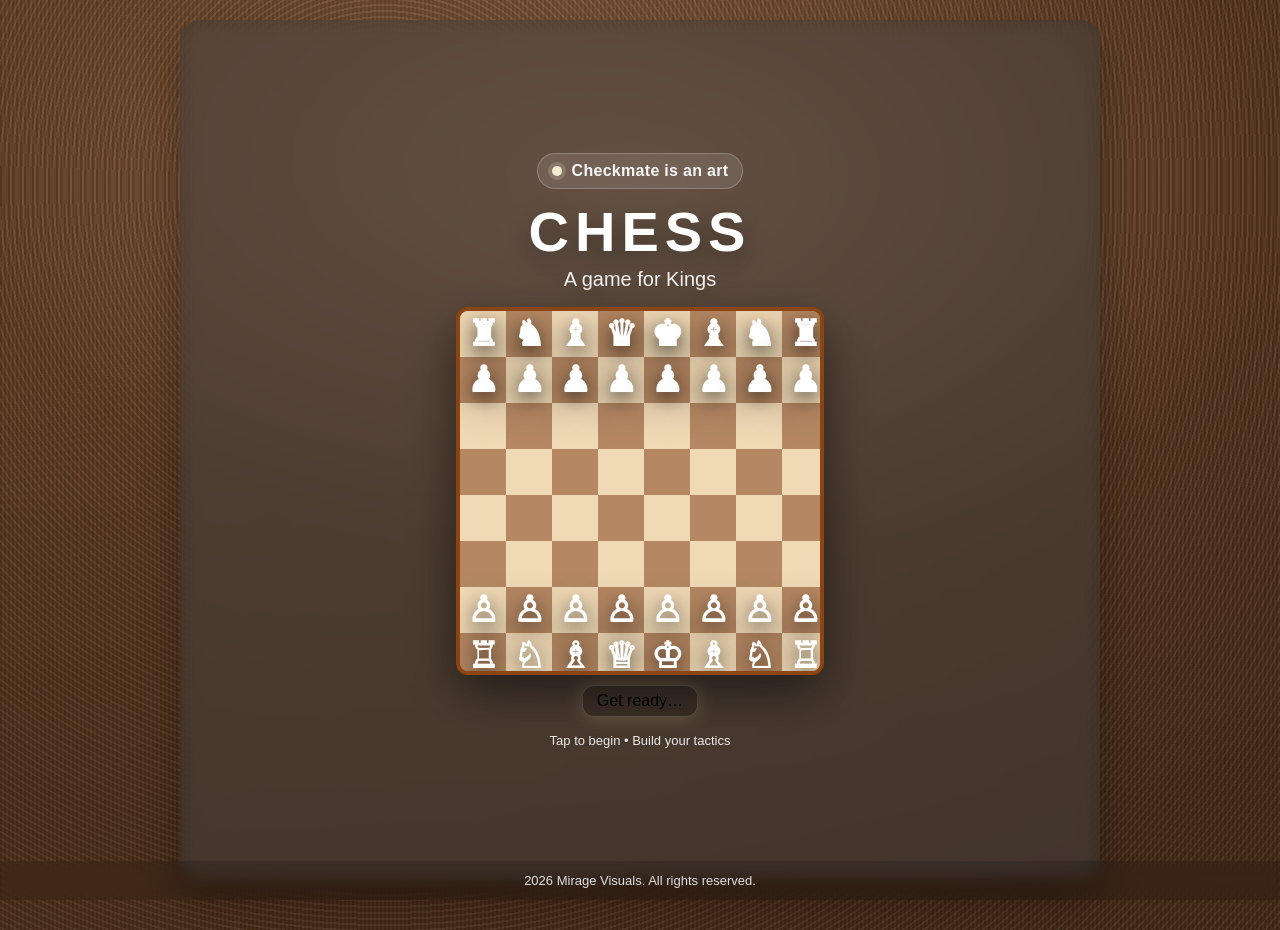
<file: index.html>
<!DOCTYPE html>
<html lang="en">
<head>
  <meta charset="UTF-8">
  <meta name="viewport" content="width=device-width, initial-scale=1.0">
  <title>Chess Game</title>
  <link rel="stylesheet" href="styles.css">
</head>
<body>
<div id="intro-wrap" aria-label="Chess intro">
    <div id="game-container">
      <div id="intro-overlay" class="intro-overlay">
        <div class="intro-badge" aria-hidden="true">
          <span class="intro-badge-dot"></span>
          <span>Checkmate is an art</span>
        </div>

        <h1 class="intro-title">CHESS</h1>
        <p class="intro-subtitle">A game for Kings</p>

        <div id="intro-chessboard" class="intro-chessboard" aria-hidden="true"></div>

        <div class="intro-cta" aria-hidden="true">
          <span class="intro-cta-glow">Get ready…</span>
        </div>

        <div class="intro-bottom-hint" aria-hidden="true">
          Tap to begin • Build your tactics
        </div>
      </div>
    </div>
  </div>


  <footer class="app-footer">2026 Mirage Visuals. All rights reserved.</footer>

  <script src="chess.js"></script>
  <script src="intro.js"></script>
</body>
</html>
</file>
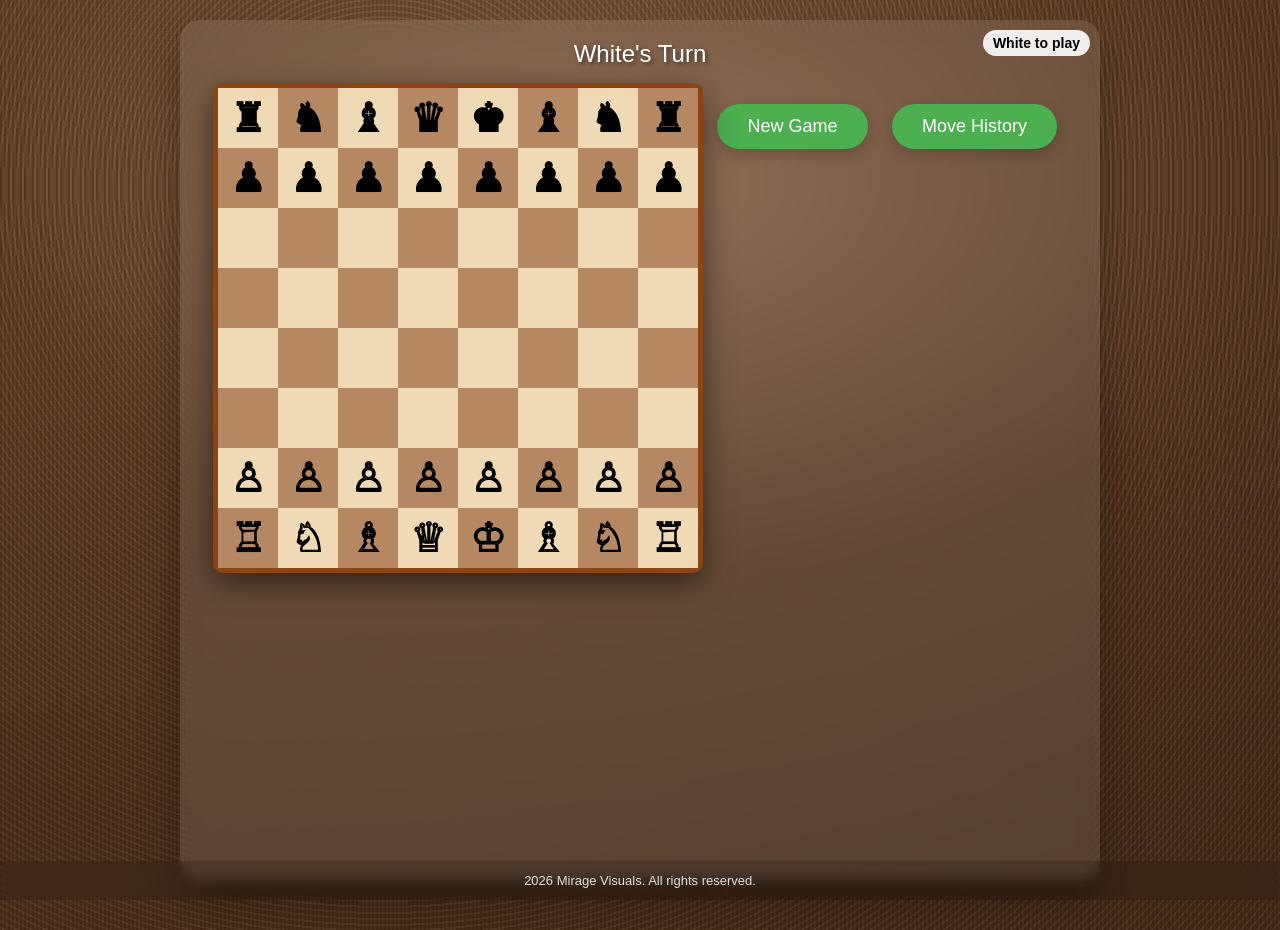
<file: main-game.html>
<!DOCTYPE html>
<html lang="en">
<head>
  <meta charset="UTF-8">
  <meta name="viewport" content="width=device-width, initial-scale=1.0">
  <title>Chess Game</title>
  <link rel="stylesheet" href="styles.css">
</head>
<body>
  <div id="game-container">
    <div id="status">White's Turn</div>
    <div id="turn-indicator" class="turn-indicator">White to play</div>
    <div id="board-wrap" style="position: relative; display: inline-block;">


      <div id="chessboard"></div>




      <!-- Board-wide announcement overlay (check / checkmate / stalemate) -->
      <div id="game-announcement" class="game-announcement" aria-live="polite" aria-atomic="true" hidden>
        <div id="game-announcement-text" class="game-announcement-text"></div>
      </div>


    </div>



    <button id="reset-btn">New Game</button>



    <button id="history-toggle">Move History</button>
    <div id="move-history" style="display: none;"></div>
  </div>

  <script src="chess.js"></script>
  <script src="ai.js"></script>
  <script src="main-game.js"></script>




  <footer class="app-footer">2026 Mirage Visuals. All rights reserved.</footer>


</body>
</html>
</file>
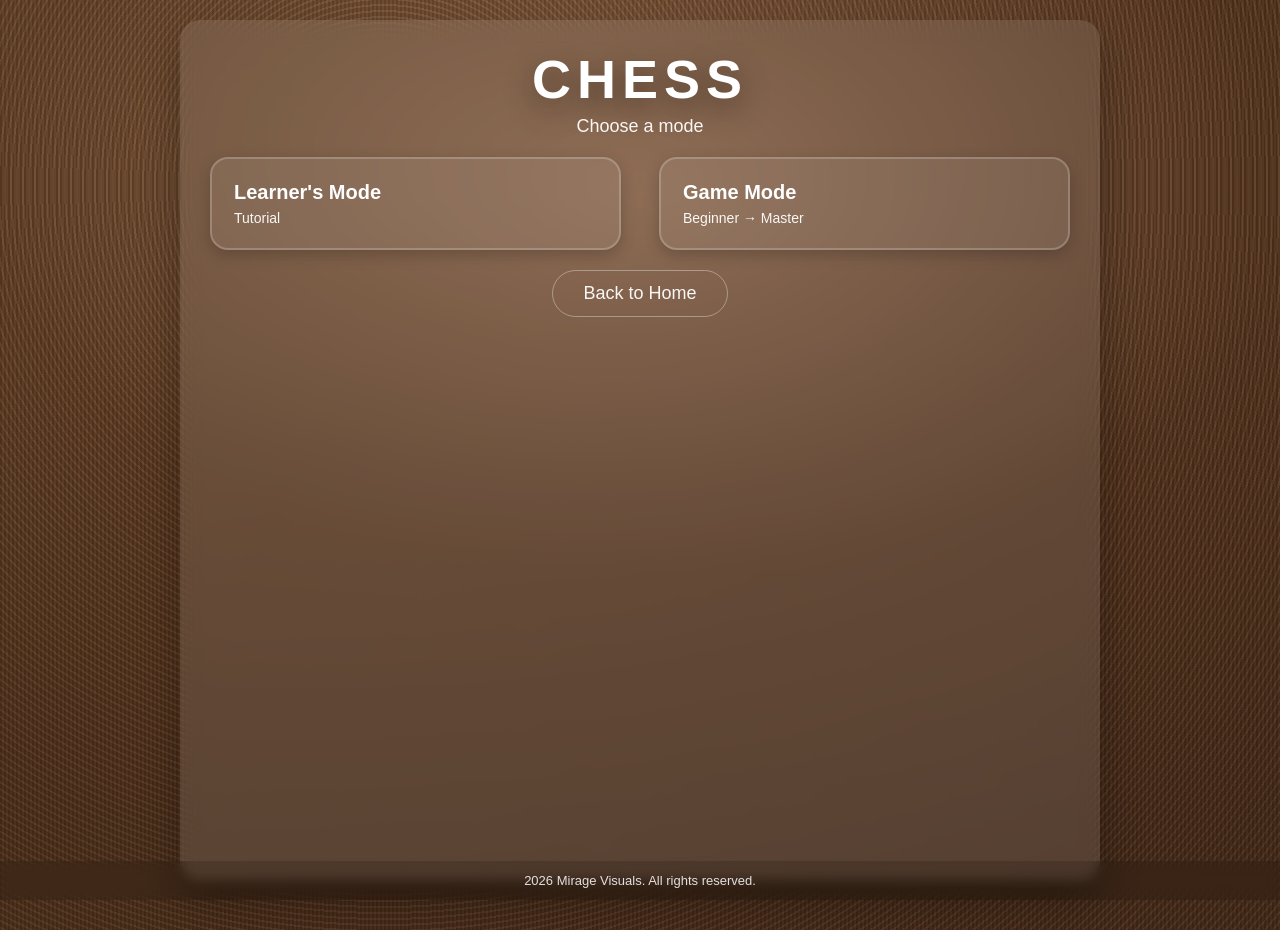
<file: modes.html>
<!DOCTYPE html>
<html lang="en">
<head>
  <meta charset="UTF-8">
  <meta name="viewport" content="width=device-width, initial-scale=1.0">
  <title>Chess - Modes</title>
  <link rel="stylesheet" href="styles.css">
</head>
<body>
  <div id="game-container" class="modes-container">
    <h1 class="modes-title">CHESS</h1>
    <p class="modes-subtitle">Choose a mode</p>

    <div class="modes-grid">
      <button id="learner-btn" class="mode-card" type="button">
        <div class="mode-card-title">Learner&apos;s Mode</div>
        <div class="mode-card-desc">Tutorial</div>
      </button>

      <button id="game-btn" class="mode-card" type="button">
        <div class="mode-card-title">Game Mode</div>
        <div class="mode-card-desc">Beginner → Master</div>
      </button>
    </div>

    <div id="learner-panel" class="panel" hidden>
      <div class="panel-header">Learner&apos;s Mode</div>
      <div class="panel-subtext">Pick an option:</div>
      <div class="panel-actions">
        <button id="tutorial-btn" class="primary-btn" type="button">Tutorial</button>
        <button id="lets-play-btn" class="ghost-btn" type="button">Let’s Play</button>
      </div>

      <div id="learner-tutorial" class="panel-message" aria-live="polite" hidden>
        <h4 style="margin-bottom: 8px;">Advanced Tutorial (Let’s Play)</h4>
        <div style="text-align: left; font-size: 14px; line-height: 1.45;">
          <ul style="padding-left: 18px; margin-top: 6px;">
            <li><b>Anatomy of the board & pieces</b> — files, ranks, and how to read square coordinates.</li>
            <li><b>Special roles & maneuvers</b> — check, checkmate, castling (if/when your rules allow), promotion.</li>
            <li><b>Objective</b> — win by giving checkmate; avoid stalemate.</li>
            <li><b>Phase-based strategy</b> — opening principles, central control, and early king safety.</li>
            <li><b>Common patterns & puzzles</b> — forks, pins, skewers, and mate threats to look for.</li>
          </ul>
        </div>
      </div>

      <div id="learner-message" class="panel-message" role="status" aria-live="polite"></div>
    </div>


    <div id="game-panel" class="panel" hidden>
      <div class="panel-header">Game Mode</div>

      <div class="panel-section">
        <div class="panel-subtext">Select level:</div>
        <div class="level-grid">
          <button class="level-btn" data-level="beginner" type="button">Beginner</button>
          <button class="level-btn" data-level="intermediate" type="button">Intermediate</button>
          <button class="level-btn" data-level="master" type="button">Master</button>
        </div>
      </div>

      <div class="panel-section">
        <div class="panel-subtext">Select match type:</div>
        <div class="match-grid">
          <button class="match-btn" data-match="pvp" type="button">Player vs Player</button>
          <button class="match-btn" data-match="pvai" type="button">Player vs AI</button>
        </div>
      </div>

      <div class="panel-actions">
        <button id="start-game-btn" class="primary-btn" type="button" disabled>Start</button>
      </div>

      <div id="game-message" class="panel-message" role="status" aria-live="polite"></div>
    </div>

    <div class="panel-footer">
      <button id="back-btn" class="ghost-btn" type="button">Back to Home</button>
    </div>
  </div>

  <footer class="app-footer">2026 Mirage Visuals. All rights reserved.</footer>

  <script src="modes.js"></script>
</body>
</html>
</file>
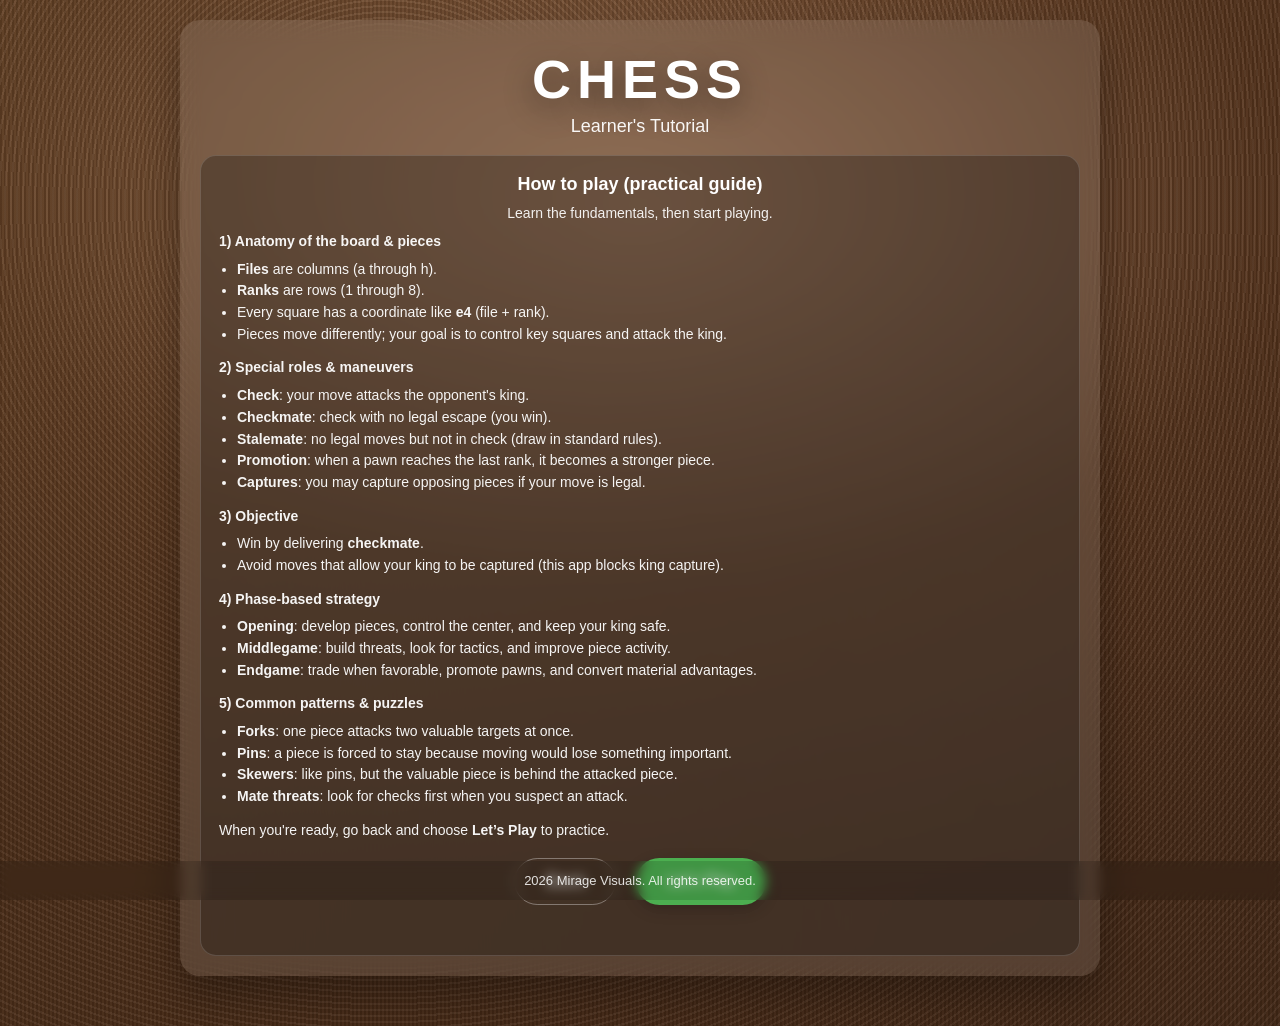
<file: tutorial.html>
<!DOCTYPE html>
<html lang="en">
<head>
  <meta charset="UTF-8">
  <meta name="viewport" content="width=device-width, initial-scale=1.0">
  <title>Chess - Tutorial</title>
  <link rel="stylesheet" href="styles.css">
</head>
<body>
  <div id="game-container" class="modes-container">
    <h1 class="modes-title">CHESS</h1>
    <p class="modes-subtitle">Learner&apos;s Tutorial</p>

    <div class="panel" style="max-width: 900px; margin: 0 auto;">
      <div class="panel-header">How to play (practical guide)</div>
      <div class="panel-subtext">Learn the fundamentals, then start playing.</div>

      <div style="text-align: left; color: rgba(255,255,255,0.95); line-height: 1.55; font-size: 14px;">
        <h4 style="margin: 10px 0 6px;">1) Anatomy of the board & pieces</h4>
        <ul style="padding-left: 18px; margin-bottom: 12px;">
          <li><b>Files</b> are columns (a through h).</li>
          <li><b>Ranks</b> are rows (1 through 8).</li>
          <li>Every square has a coordinate like <b>e4</b> (file + rank).</li>
          <li>Pieces move differently; your goal is to control key squares and attack the king.</li>
        </ul>

        <h4 style="margin: 10px 0 6px;">2) Special roles & maneuvers</h4>
        <ul style="padding-left: 18px; margin-bottom: 12px;">
          <li><b>Check</b>: your move attacks the opponent&apos;s king.</li>
          <li><b>Checkmate</b>: check with no legal escape (you win).</li>
          <li><b>Stalemate</b>: no legal moves but not in check (draw in standard rules).</li>
          <li><b>Promotion</b>: when a pawn reaches the last rank, it becomes a stronger piece.</li>
          <li><b>Captures</b>: you may capture opposing pieces if your move is legal.</li>
        </ul>

        <h4 style="margin: 10px 0 6px;">3) Objective</h4>
        <ul style="padding-left: 18px; margin-bottom: 12px;">
          <li>Win by delivering <b>checkmate</b>.</li>
          <li>Avoid moves that allow your king to be captured (this app blocks king capture).</li>
        </ul>

        <h4 style="margin: 10px 0 6px;">4) Phase-based strategy</h4>
        <ul style="padding-left: 18px; margin-bottom: 12px;">
          <li><b>Opening</b>: develop pieces, control the center, and keep your king safe.</li>
          <li><b>Middlegame</b>: build threats, look for tactics, and improve piece activity.</li>
          <li><b>Endgame</b>: trade when favorable, promote pawns, and convert material advantages.</li>
        </ul>

        <h4 style="margin: 10px 0 6px;">5) Common patterns & puzzles</h4>
        <ul style="padding-left: 18px; margin-bottom: 12px;">
          <li><b>Forks</b>: one piece attacks two valuable targets at once.</li>
          <li><b>Pins</b>: a piece is forced to stay because moving would lose something important.</li>
          <li><b>Skewers</b>: like pins, but the valuable piece is behind the attacked piece.</li>
          <li><b>Mate threats</b>: look for checks first when you suspect an attack.</li>
        </ul>

        <div class="panel-message" style="margin-top: 10px;">
          When you&apos;re ready, go back and choose <b>Let’s Play</b> to practice.
        </div>
      </div>

      <div class="panel-actions" style="margin-top: 16px;">
        <button id="back-to-modes-btn" class="ghost-btn" type="button">Back</button>
        <button id="start-lets-play-btn" class="primary-btn" type="button">Let’s Play</button>
      </div>

      <div id="tutorial-message" class="panel-message" role="status" aria-live="polite"></div>
    </div>


  </div>

  <footer class="app-footer">2026 Mirage Visuals. All rights reserved.</footer>

  <script>
    const backBtn = document.getElementById('back-to-modes-btn');
    const startBtn = document.getElementById('start-lets-play-btn');
    const msgEl = document.getElementById('tutorial-message');

    backBtn.addEventListener('click', () => {
      window.location.href = 'modes.html';
    });

    startBtn.addEventListener('click', () => {
      const params = new URLSearchParams({ level: 'lets-play', match: 'tutorial' });
      window.location.href = `main-game.html?${params.toString()}`;
    });

    msgEl.textContent = '';
  </script>
</body>
</html>
</file>
<file: styles.css>
* {
  margin: 0;
  padding: 0;
  box-sizing: border-box;
}

body {
  font-family: 'Segoe UI', Tahoma, Geneva, Verdana, sans-serif;
  /* Wood-like textured background */
  background:
    /* vignette */
    radial-gradient(1200px 700px at 50% 20%, rgba(255,255,255,0.10), rgba(0,0,0,0.25) 55%, rgba(0,0,0,0.35) 100%),
    /* wood rings / grain */
    repeating-radial-gradient(circle at 30% 20%, rgba(255,255,255,0.07) 0 2px, rgba(0,0,0,0.08) 2px 6px),
    repeating-linear-gradient(90deg, rgba(0,0,0,0.10) 0 2px, rgba(255,255,255,0.04) 2px 4px),
    /* base */
    linear-gradient(135deg, #8a5a33 0%, #7a4a28 35%, #6a3f22 100%);

  display: flex;
  flex-direction: column;
  align-items: center;

  min-height: 100vh;
  padding: 20px;
}

/* Ensure a fixed footer never overlaps page content */
body {
  padding-bottom: 50px;
}


/* Intro overlay */
#intro-wrap {
  width: 100%;
  display: flex;
  justify-content: center;
}

/* Make the landing intro content sit centered within the viewport */
#intro-wrap {
  width: 100%;
}

#game-container {
  position: relative;
  width: min(920px, 100%);
  display: flex;
  justify-content: center;
  align-items: center;
  min-height: calc(100vh - 40px);
}


.intro-overlay {
  position: absolute;
  inset: 0;
  display: flex;
  flex-direction: column;
  justify-content: center;
  align-items: center;
  z-index: 50;
  background: rgba(0, 0, 0, 0.35);
  backdrop-filter: blur(10px);
  border-radius: 20px;
  gap: 10px;
}

.intro-badge {
  display: inline-flex;
  align-items: center;
  gap: 10px;
  padding: 8px 14px;
  border-radius: 999px;
  background: rgba(255,255,255,0.10);
  border: 1px solid rgba(255,255,255,0.22);
  color: rgba(255,255,255,0.95);
  font-weight: 700;
  letter-spacing: 0.3px;
}

.intro-badge-dot {
  width: 10px;
  height: 10px;
  border-radius: 50%;
  background: #f5edd2;
  box-shadow: 0 0 0 4px rgba(245, 237, 210, 0.18);
}

.intro-cta-glow {
  display: inline-block;
  padding: 6px 14px;
  border-radius: 12px;
  background: rgba(0,0,0,0.18);
  border: 1px solid rgba(255,255,255,0.18);
  box-shadow: 0 0 20px rgba(244, 222, 158, 0.25);
}

.intro-bottom-hint {
  margin-top: 6px;
  font-size: 13px;
  color: rgba(255,255,255,0.9);
  text-align: center;
}



.intro-title {
  color: #fff;
  font-size: 56px;
  letter-spacing: 6px;
  text-shadow: 0 10px 30px rgba(0,0,0,0.45);
}

.intro-subtitle {
  color: rgba(255,255,255,0.95);
  font-size: 20px;
  margin-top: -6px;
  margin-bottom: 6px;
  text-shadow: 0 6px 20px rgba(0,0,0,0.45);
}

.intro-chessboard {
  position: relative;
  width: calc(var(--intro-cell, 46px) * 8);
  height: calc(var(--intro-cell, 46px) * 8);
  display: grid;
  grid-template-columns: repeat(8, var(--intro-cell, 46px));
  grid-template-rows: repeat(8, var(--intro-cell, 46px));
  border: 4px solid #8B4513;
  border-radius: 12px;
  overflow: hidden;
  box-shadow: 0 18px 50px rgba(0,0,0,0.5);
  background: #b58863;
}

.intro-square {
  width: var(--intro-cell, 46px);
  height: var(--intro-cell, 46px);
}

.intro-square.light { background: #f0d9b5; }
.intro-square.dark { background: #b58863; }

.intro-piece {
  position: absolute;
  width: var(--intro-cell, 46px);
  height: var(--intro-cell, 46px);
  display: flex;
  align-items: center;
  justify-content: center;
  font-size: 36px;
  font-weight: bold;
  color: #fff;
  text-shadow: 0 6px 18px rgba(0,0,0,0.55);
  font-family: 'Chess Meridian', serif;

  animation: piece-fall 900ms cubic-bezier(0.2, 0.9, 0.15, 1) forwards;
}

@keyframes piece-fall {
  to {
    transform: translateY(0);
    filter: drop-shadow(0 8px 18px rgba(0,0,0,0.45));
  }
}

.intro-overlay.intro-finished {
  opacity: 0;
  pointer-events: none;
  transition: opacity 350ms ease;
}

/* End intro overlay */

/* Modes page */

.modes-container {
  width: min(900px, 100%);
}

.modes-title {
  color: #fff;
  font-size: 54px;
  letter-spacing: 6px;
  margin-top: 8px;
  text-shadow: 0 10px 30px rgba(0,0,0,0.45);
}

.modes-subtitle {
  color: rgba(255,255,255,0.95);
  margin-top: 6px;
  margin-bottom: 18px;
  font-size: 18px;
}

.modes-grid {
  display: grid;
  grid-template-columns: 1fr 1fr;
  gap: 18px;
  margin: 20px 0;
}

.mode-card {
  border: 2px solid rgba(255,255,255,0.2);
  background: rgba(255,255,255,0.08);
  color: #fff;
  border-radius: 18px;
  padding: 22px;
  cursor: pointer;
  transition: transform 0.2s ease, background 0.2s ease, border-color 0.2s ease;
  text-align: left;
}

.mode-card:hover {
  transform: translateY(-3px);
  background: rgba(255,255,255,0.12);
  border-color: rgba(255,255,255,0.35);
}

.mode-card-title {
  font-weight: 800;
  font-size: 20px;
}

.mode-card-desc {
  margin-top: 6px;
  font-size: 14px;
  opacity: 0.95;
}

.panel {
  margin-top: 12px;
  background: rgba(0,0,0,0.25);
  border: 1px solid rgba(255,255,255,0.15);
  border-radius: 16px;
  padding: 18px;
}

.panel-header {
  color: #fff;
  font-weight: 800;
  font-size: 18px;
  margin-bottom: 10px;
}

.panel-subtext {
  color: rgba(255,255,255,0.92);
  margin-bottom: 10px;
  font-size: 14px;
}

.panel-section {
  margin-bottom: 16px;
}

.level-grid, .match-grid {
  display: grid;
  grid-template-columns: 1fr 1fr 1fr;
  gap: 12px;
}

.match-grid {
  grid-template-columns: 1fr 1fr;
}

.level-btn, .match-btn {
  border: 1px solid rgba(255,255,255,0.18);
  background: rgba(255,255,255,0.08);
  color: #fff;
  border-radius: 14px;
  padding: 14px 10px;
  cursor: pointer;
  transition: transform 0.15s ease, background 0.15s ease, border-color 0.15s ease;
}

.level-btn:hover, .match-btn:hover {
  transform: translateY(-2px);
  background: rgba(255,255,255,0.12);
}

.level-btn.is-active, .match-btn.is-active {
  border-color: #4CAF50;
  box-shadow: 0 0 0 2px rgba(76,175,80,0.25);
}

.primary-btn {
  background: #4CAF50 !important;
  color: #fff !important;
  border: none !important;
  padding: 12px 30px !important;
  font-size: 16px !important;
  border-radius: 25px !important;
  cursor: pointer !important;
  box-shadow: 0 5px 15px rgba(0,0,0,0.2) !important;
}

.primary-btn:disabled {
  opacity: 0.6;
  cursor: not-allowed;
  transform: none !important;
}

.ghost-btn {
  background: transparent !important;
  color: rgba(255,255,255,0.95) !important;
  border: 1px solid rgba(255,255,255,0.35) !important;
  box-shadow: none !important;
}

.panel-actions {
  display: flex;
  justify-content: center;
  margin-top: 10px;
}

.panel-message {
  margin-top: 10px;
  color: rgba(255,255,255,0.95);
  min-height: 22px;
  font-size: 14px;
}

.panel-footer {
  margin-top: 14px;
  display: flex;
  justify-content: center;
}

.app-footer {
  /* Fixed footer at bottom of viewport (independent of game container resizing) */
  position: fixed;
  left: 0;
  right: 0;
  bottom: 0;

  width: 100%;
  text-align: center;
  color: rgba(255,255,255,0.85);
  font-size: 13px;
  margin-top: 0;

  padding: 12px 0;
  background: rgba(0, 0, 0, 0.15);
  backdrop-filter: blur(6px);
  z-index: 9999;
}


/* Put footer on the side (right of the board) for desktop */
@media (min-width: 901px) {
  #game-container {
    /* Keep desktop layout from forcing side-style alignment */
    display: block;
  }

  #move-history {
    order: 2;
  }

  .app-footer {
    /* Keep fixed footer behavior on desktop */
    order: initial;
    margin-top: 0;
    width: 100%;
    text-align: center;
    align-self: auto;
  }
}


@media (max-width: 900px) {
  /* Everything below on smaller screens */
  #game-container {
    display: block;
  }

  .app-footer {
    /* keep fixed footer at viewport bottom */
    margin-top: 0;
    width: 100%;
    text-align: center;
  }
}



#game-container {
  position: relative;
  text-align: center;
  background: rgba(255,255,255,0.1);
  border-radius: 20px;
  padding: 20px;
  box-shadow: 0 20px 40px rgba(0,0,0,0.3);
  backdrop-filter: blur(10px);
}

#chessboard {
  --cell-size: 60px;
  display: grid;
  grid-template-columns: repeat(8, var(--cell-size));
  grid-template-rows: repeat(8, var(--cell-size));

  border: 5px solid #8B4513;
  border-radius: 10px;
  box-shadow: 0 10px 30px rgba(0,0,0,0.5);
  margin: 0 auto 20px;
  background: #b58863;
}

.square {
  width: 60px;
  height: 60px;
  display: flex;
  justify-content: center;
  align-items: center;
  font-size: 40px;
  font-weight: bold;
  cursor: pointer;
  user-select: none;
  transition: all 0.2s ease;
  position: relative;
}

.square.light {
  background: #f0d9b5;
}

.square.dark {
  background: #b58863;
}

.square:hover {
  transform: scale(1.05);
  box-shadow: inset 0 0 20px rgba(255,255,0,0.5);
  z-index: 2;
}

.square.selected {
  background: rgba(0,255,0,0.3) !important;
  box-shadow: inset 0 0 20px rgba(0,255,0,0.5);
}

.square.valid-move {
  background: rgba(0,255,0,0.4) !important;
  box-shadow: inset 0 0 20px rgba(0,255,0,0.6);
}

.square.capture {
  background: rgba(255,0,0,0.4) !important;
  box-shadow: inset 0 0 20px rgba(0,255,0,0.6);
}

.coord {
  position: absolute;
  top: 4px;
  left: 6px;
  font-size: 12px;
  font-weight: 800;
  color: rgba(0,0,0,0.6);
  text-shadow: 0 1px 0 rgba(255,255,255,0.35);
  pointer-events: none;
  z-index: 5;
}

#chessboard .coord {
  /* On dark squares, flip to light text */
}

.square.light .coord { color: rgba(0,0,0,0.55); }
.square.dark .coord { color: rgba(255,255,255,0.75); }

.piece {
  transition: transform 0.5s cubic-bezier(0.25, 0.46, 0.45, 0.94);

  font-family: 'Chess Meridian', serif; /* Fallback to system fonts with Unicode chess */
}

.piece.dragging {
  transform: rotate(5deg) !important;
  z-index: 1000;
  animation: shake 0.5s;
}

@keyframes shake {
  0%, 100% { transform: translateX(0); }
  25% { transform: translateX(-2px); }
  75% { transform: translateX(2px); }
}

.move-animation {
  animation: move 0.5s ease-in-out;
}

@keyframes move {
  0% { transform: scale(1) translate(0, 0); }
  50% { transform: scale(1.2) translate(0, -10px); }
  100% { transform: scale(1) translate(0, 0); }
}

#status {
  font-size: 24px;
  color: white;
  margin-bottom: 15px;
  text-shadow: 2px 2px 4px rgba(0,0,0,0.5);
}

/* Board-wide game announcements (check/checkmate/stalemate) */
.game-announcement {
  position: absolute;
  inset: 0;
  display: flex;
  pointer-events: none;
  align-items: center;
  justify-content: center;
  z-index: 2000;
  background: rgba(0, 0, 0, 0.40);
  backdrop-filter: blur(0px);
  border-radius: 12px;
  padding: 16px;

}
/* Ensure [hidden] truly hides overlay and cannot look like a blank board */
#game-announcement[hidden] {
  display: none !important;
}

.game-announcement-text {
  font-size: 44px;
  font-weight: 900;
  letter-spacing: 2px;
  color: white;
  text-shadow: 0 12px 30px rgba(0,0,0,0.6);
  line-height: 1.1;
}

.game-announcement.is-check {
  background: rgba(0, 0, 0, 0.35);
}

.game-announcement.is-check .game-announcement-text {
  color: #ffd54f;
}

.game-announcement.is-checkmate {
  background: rgba(0, 0, 0, 0.45);
}

.game-announcement.is-checkmate .game-announcement-text {
  color: #ff5252;
}

.game-announcement.is-stalemate {
  background: rgba(0, 0, 0, 0.40);
}

.game-announcement.is-stalemate .game-announcement-text {
  color: #9e9e9e;
}

@media (max-width: 600px) {
  .game-announcement-text {
    font-size: 32px;
  }
}


button {
  background: #4CAF50;
  color: white;
  border: none;
  padding: 12px 30px;
  font-size: 18px;
  border-radius: 25px;
  cursor: pointer;
  transition: all 0.3s;
  box-shadow: 0 5px 15px rgba(0,0,0,0.2);
  margin: 0 10px;
}

button:hover {
  background: #45a049;
  transform: translateY(-2px);
  box-shadow: 0 8px 25px rgba(0,0,0,0.3);
}



#move-history {
  margin-top: 20px;
  color: white;
  max-height: 200px;
  overflow-y: auto;
  text-align: left;
  background: rgba(0,0,0,0.3);
  padding: 15px;
  border-radius: 10px;
}

.turn-indicator {
  position: absolute;
  top: 10px;
  right: 10px;
  background: rgba(255,255,255,0.9);
  padding: 5px 10px;
  border-radius: 15px;
  font-weight: bold;
  font-size: 14px;
}

/* Responsive */


@media (max-width: 600px) {
  body {
    padding: 12px;
  }

  /* Intro */
  .intro-title {
    font-size: 44px;
    letter-spacing: 4px;
    text-align: center;
  }
  .intro-subtitle {
    font-size: 17px;
  }

  .intro-badge {
    padding: 7px 12px;
    font-size: 13px;
  }

  .intro-cta-glow {
    padding: 6px 14px;
    font-size: 14px;
  }

  .intro-bottom-hint {
    font-size: 13px;
  }

  .intro-chessboard {
    --intro-cell: 38px;
  }
  .intro-piece {
    font-size: 30px;
  }


  /* Modes */
  .modes-title {
    font-size: 38px;
    letter-spacing: 4px;
  }
  .modes-subtitle {
    font-size: 16px;
  }
  .modes-grid {
    grid-template-columns: 1fr;
  }

  /* Game */
  #game-container {
    padding: 14px;
  }
  #chessboard {
    display: grid;
    grid-template-columns: repeat(8, 42px);
    grid-template-rows: repeat(8, 42px);
  }
  .square {
    width: 42px;
    height: 42px;
    font-size: 28px;
  }
  #status {
    font-size: 20px;
    margin-bottom: 10px;
  }
  .turn-indicator {
    top: 8px;
    right: 8px;
    font-size: 12px;
    padding: 4px 8px;
  }

  /* Buttons should fit comfortably */
  button {
    margin: 6px 6px;
    padding: 12px 18px;
    font-size: 16px;
  }
  .primary-btn {
    padding: 12px 20px !important;
  }

  /* History should not overflow */
  #move-history {
    max-height: 160px;
    padding: 12px;
    font-size: 14px;
  }

  /* Grid layout for panels */
  .level-grid {
    grid-template-columns: 1fr;
  }
  .match-grid {
    grid-template-columns: 1fr;
  }
}

@media (min-width: 601px) and (max-width: 900px) {
  /* Tablet */
  #chessboard {
    grid-template-columns: repeat(8, 52px);
    grid-template-rows: repeat(8, 52px);
  }
  .square {
    width: 52px;
    height: 52px;
    font-size: 34px;
  }
  .modes-title {
    font-size: 46px;
  }
}
</file>
